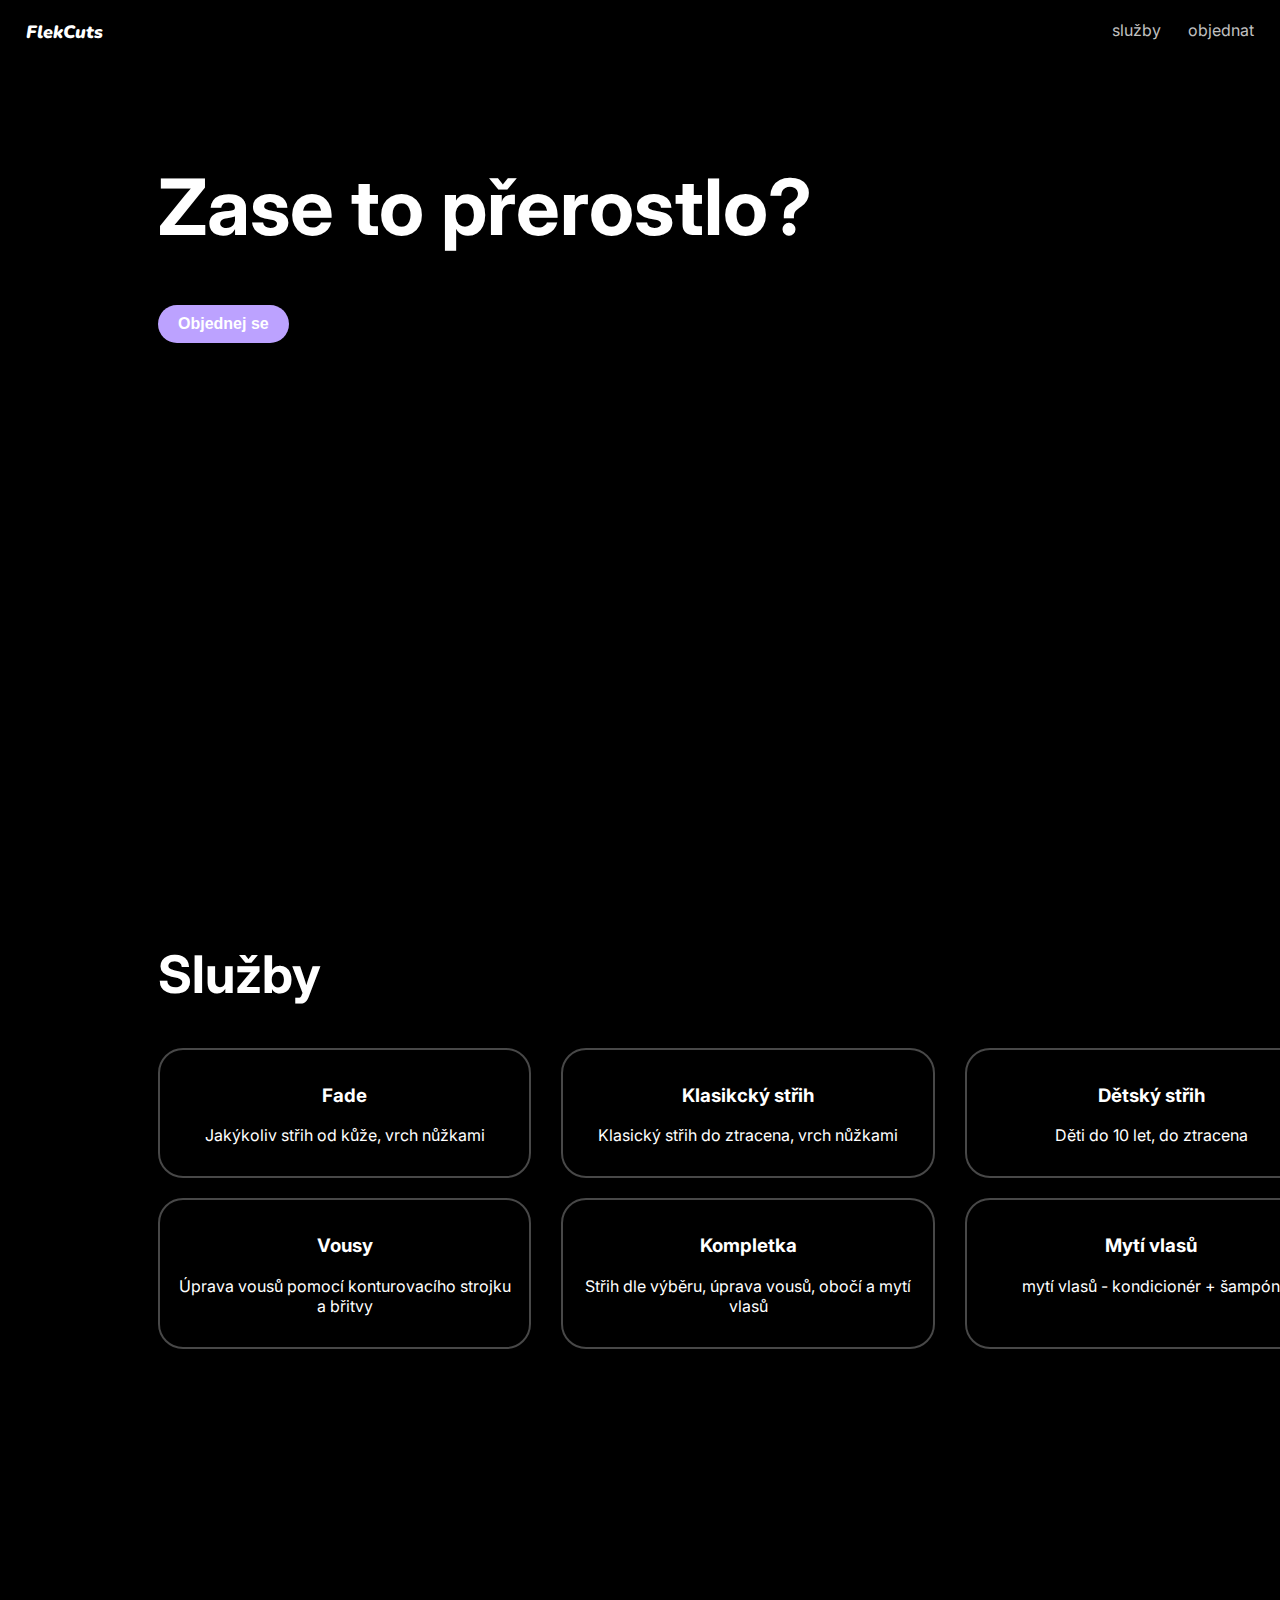
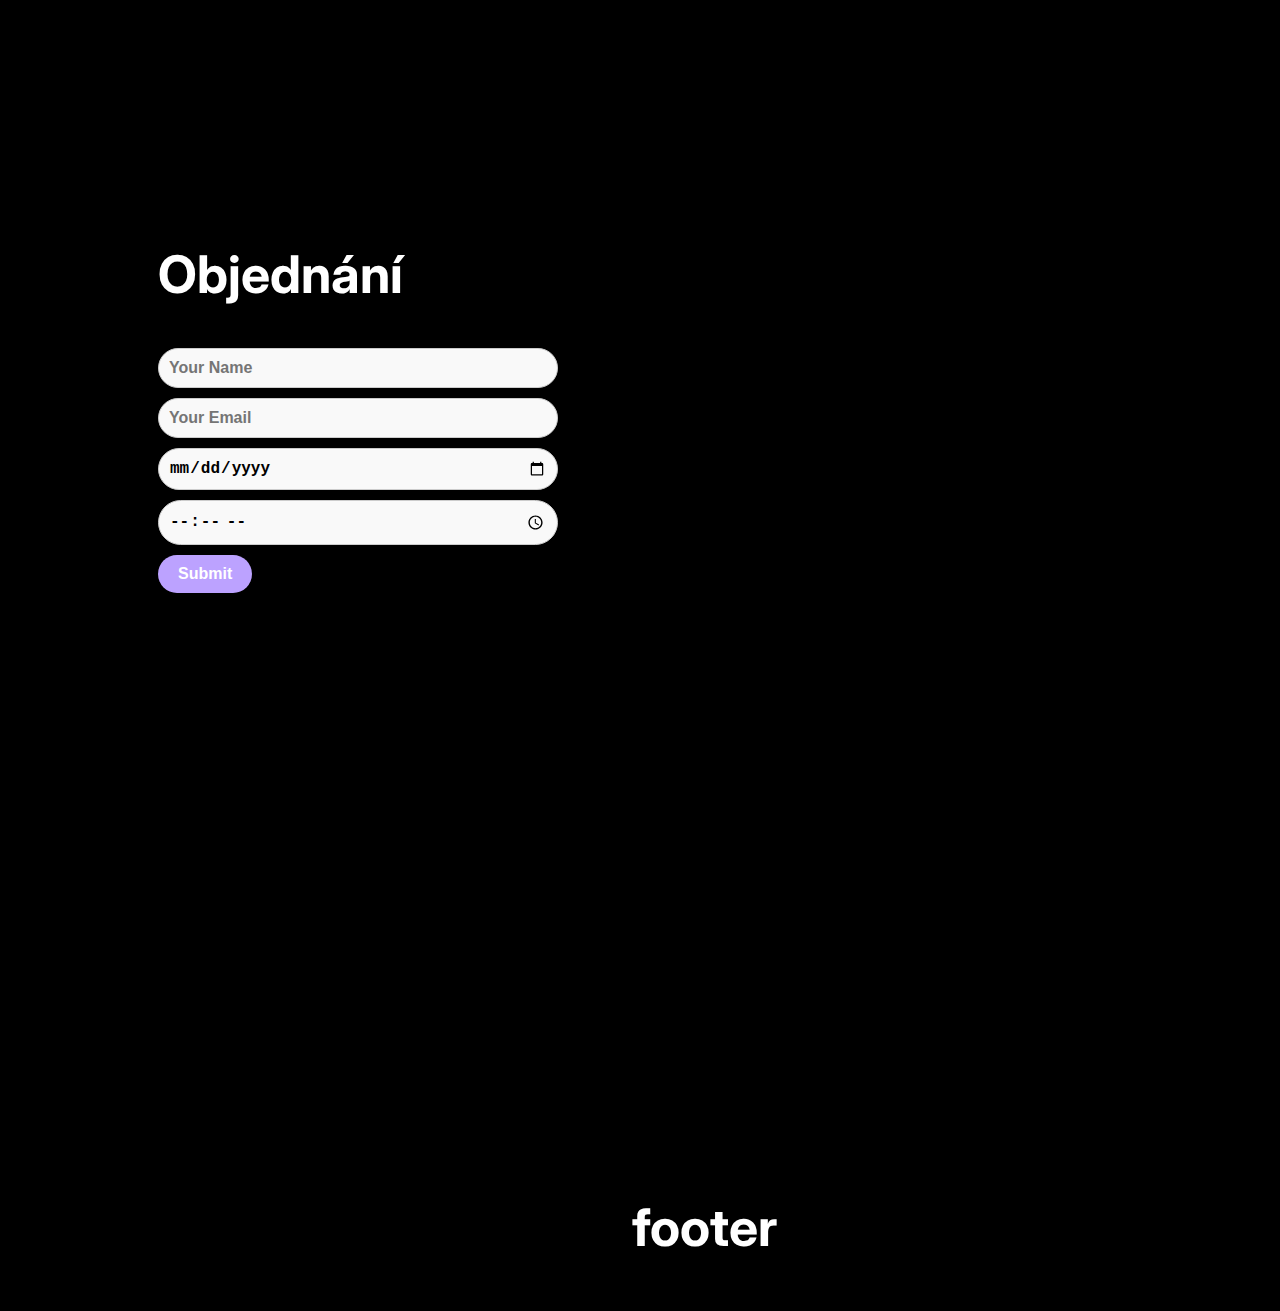
<file: forntend/index.html>
<!--add more pages + enable scrolling through them
TODO:  
    add the content to the footer
    improve the navbar(make it transparent when scrolling down)
    responsive design

 FIXME: 
   TRANSPARENCY OF THE NAVBAR IS NOT WORKING PROPERLY

-->

<!DOCTYPE html>
<html lang="en">
  <head>
    <meta charset="UTF-8" />
    <meta name="viewport" content="width=device-width, initial-scale=1.0" />
    <title>FlekCuts</title>
    <link rel="stylesheet" href="styles.css" />
    <link
      href="https://fonts.googleapis.com/css2?family=Inter&display=swap"
      rel="stylesheet"
    />
    <link
      href="https://fonts.googleapis.com/css2?family=Nunito:ital,wght@1,900&display=swap"
      rel="stylesheet"
    />
  </head>
  <body>
    <nav class="navbar" id="navbar">
      <ul>
        <li><a href="#flekcuts" id="home">FlekCuts</a></li>
        <li><a href="#objednat" class="button">objednat</a></li>
        <li><a href="#services" class="button">služby</a></li>
      </ul>
    </nav>
    <main>
      <section id="flekcuts" class="page-section">
        <aside class="promo">
          <h1>
            Zase to přerostlo? <br />
            <button onclick="location.href='#objednat'" id="purchase">
              Objednej se
            </button>
          </h1>
        </aside>
      </section>
      <section id="services" class="page-section">
        <h2 id="sluzby-subheading">Služby</h2>
        <div class="services-container">
          <div class="service-item">
            <h3>Fade</h3>
            <p>Jakýkoliv střih od kůže, vrch nůžkami</p>
          </div>
          <div class="service-item">
            <h3>Klasikcký střih</h3>
            <p>Klasický střih do ztracena, vrch nůžkami</p>
          </div>
          <div class="service-item">
            <h3>Dětský střih</h3>
            <p>Děti do 10 let, do ztracena</p>
          </div>
          <div class="service-item">
            <h3>Vousy</h3>
            <p>Úprava vousů pomocí konturovacího strojku a břitvy</p>
          </div>
          <div class="service-item">
            <h3>Kompletka</h3>
            <p>Střih dle výběru, úprava vousů, obočí a mytí vlasů</p>
          </div>
          <div class="service-item">
            <h3>Mytí vlasů</h3>
            <p>mytí vlasů - kondicionér + šampón</p>
          </div>
        </div>
      </section>
      <section id="objednat" class="page-section">
        <h2 id="objednani-subheading">Objednání</h2>
        <form action="../backend/book.php" method="POST">
          <input
            type="text"
            name="name"
            placeholder="Your Name"
            required
            class="input-bookin"
          />
          <input
            type="email"
            name="email"
            placeholder="Your Email"
            required
            class="input-bookin"
          />
          <input
            type="date"
            name="date"
            placeholder="Date"
            required
            class="input-bookin"
          />
          <input
            type="time"
            name="time"
            placeholder="Time"
            required
            class="input-bookin"
          />
          <button type="submit" class="button-bookin">Submit</button>
        </form>
      </section>
    </main>
    <footer class="footer">
      <h2>footer</h2>
    </footer>
    <script src="script.js"></script>
  </body>
</html>
</file>
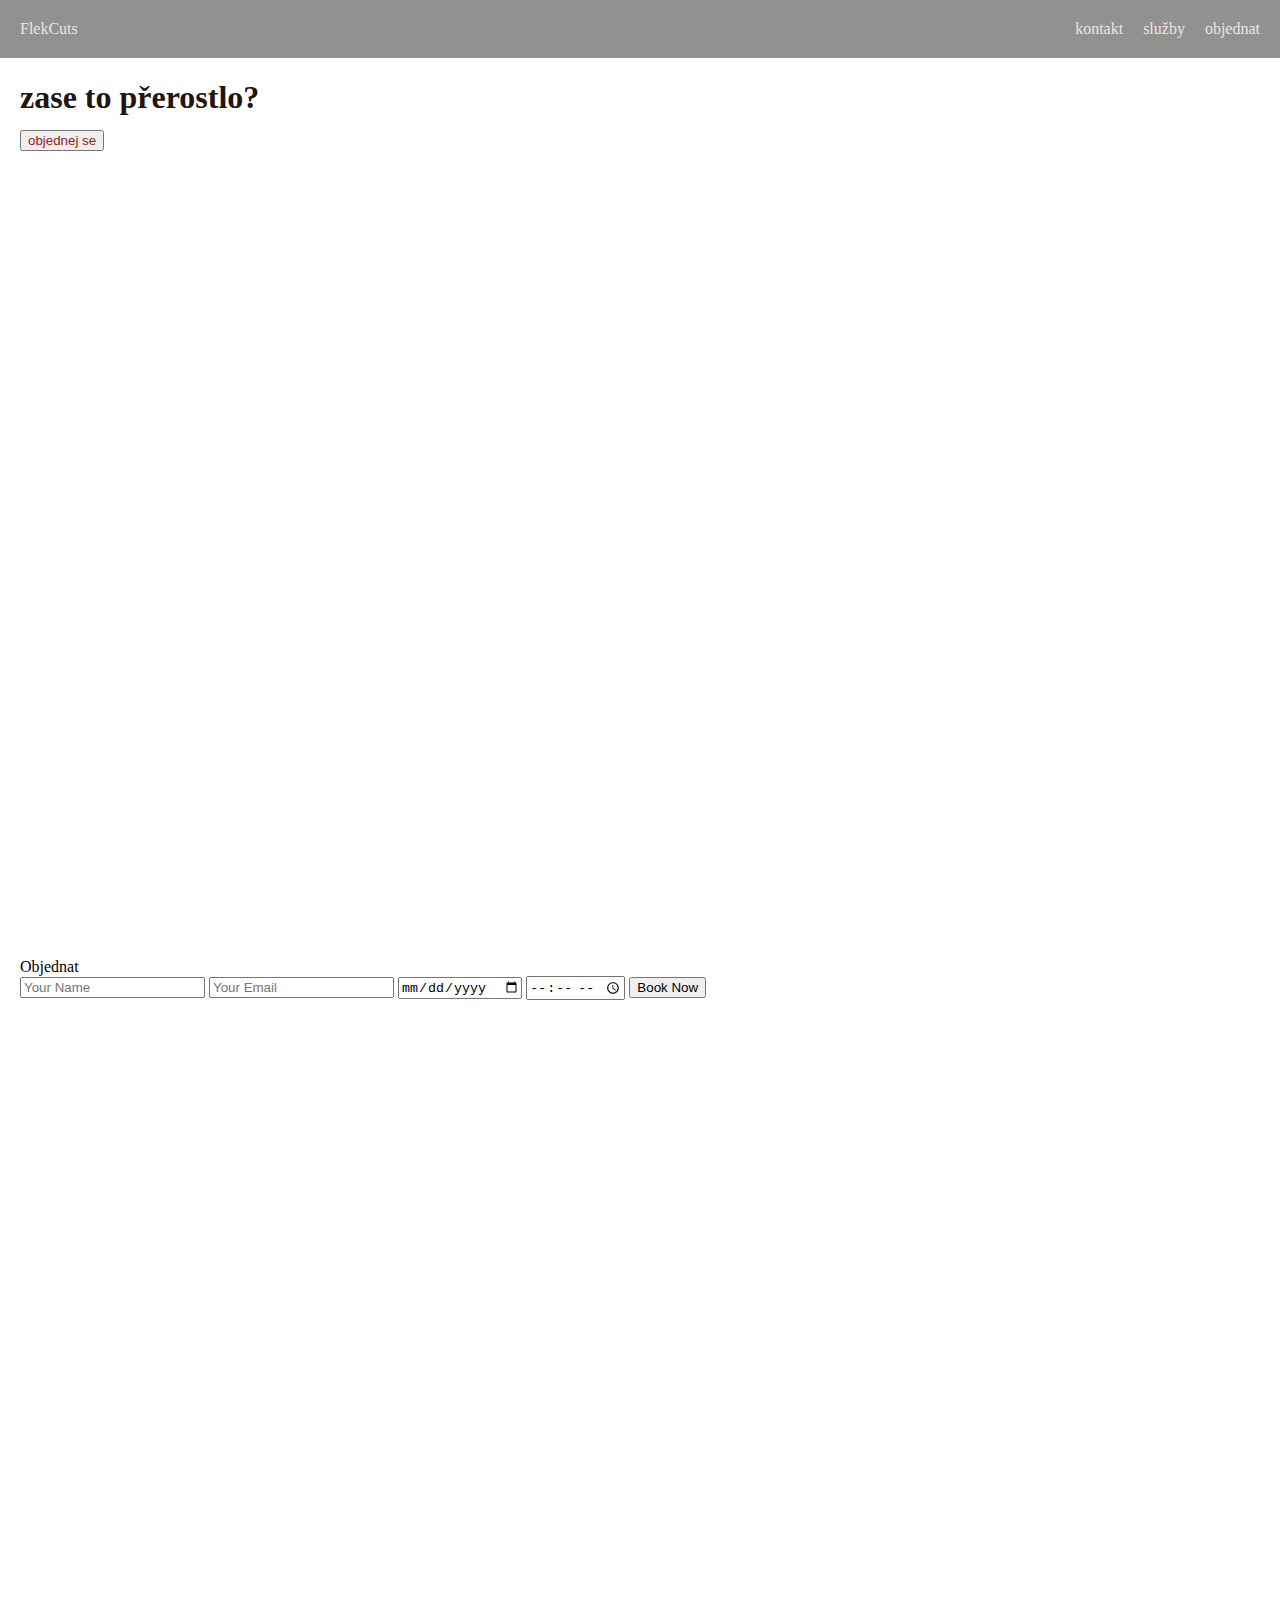
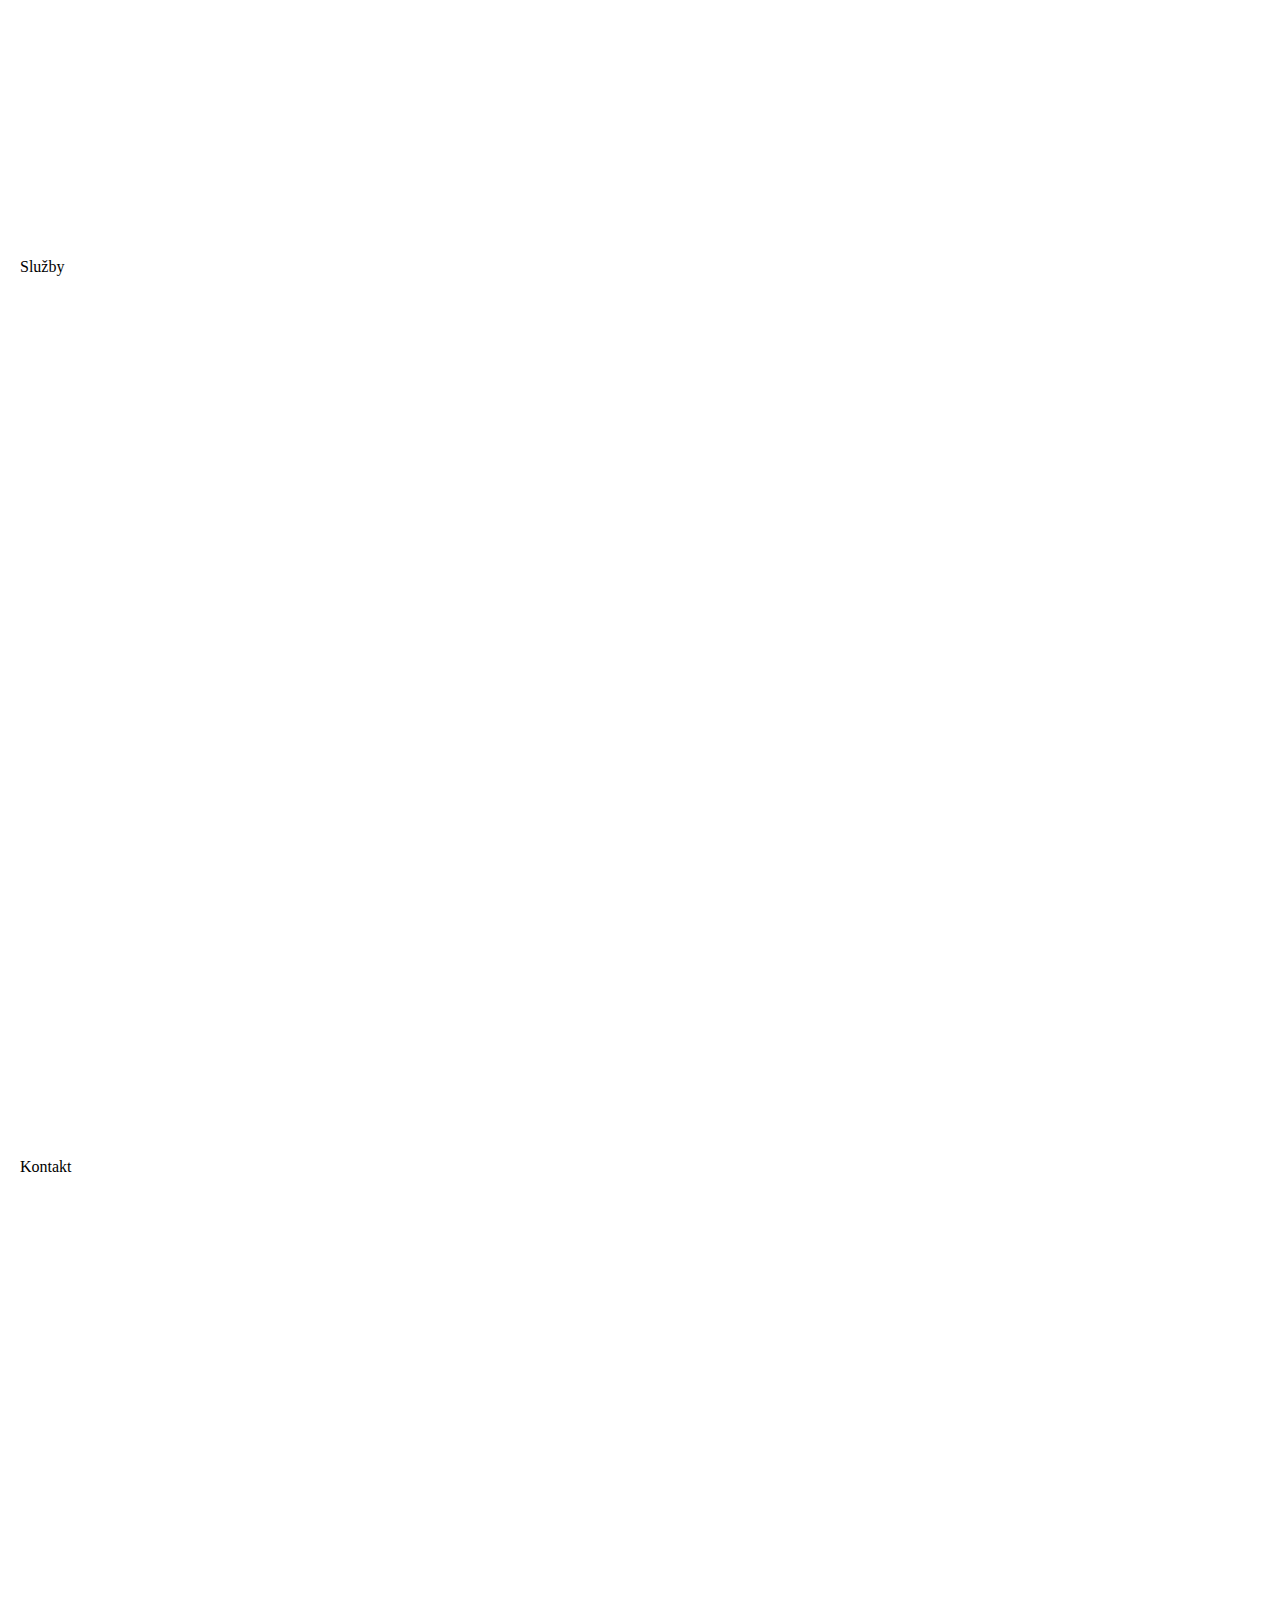
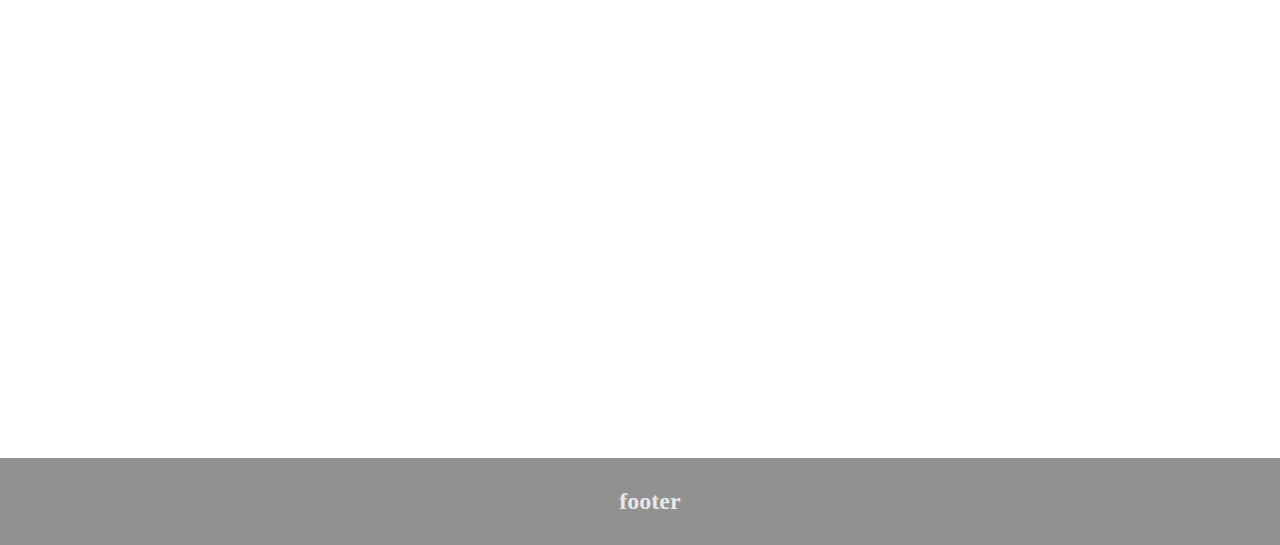
<file: frontend/index.html>
<!--add more pages + enable scrolling through them
TODO:  
    enhance the style of each section 
    add the content to each section
    add the content to the footer
    improve the navbar
    add the content to the promo section
    add pretty colors
    add icons for navbar
    and so on...
-->

<!DOCTYPE html>
<html lang="en">
  <head>
    <meta charset="UTF-8" />
    <meta name="viewport" content="width=device-width, initial-scale=1.0" />
    <title>FlekCuts</title>
    <link rel="stylesheet" href="styles.css" />
  </head>
  <body>
    <nav class="navbar">
      <ul>
        <li><a href="#flekcuts" id="home">FlekCuts</a></li>
        <li><a href="#objednat" class="button">objednat</a></li>
        <li><a href="#sluzby" class="button">služby</a></li>
        <li><a href="#kontakt" class="button">kontakt</a></li>
      </ul>
    </nav>
    <main>
      <section id="flekcuts" class="page-section">
        <aside class="promo">
          <h1>
            zase to přerostlo?<br />

            <button onclick="location.href='#objednat'" id="purchase">
              objednej se
            </button>
          </h1>
        </aside>
      </section>
      <section id="objednat" class="page-section">
        Objednat
        <form action="book.php" method="POST">
          <input type="text" name="name" placeholder="Your Name" required />
          <input type="email" name="email" placeholder="Your Email" required />
          <input type="date" name="date" required />
          <input type="time" name="time" required />
          <button type="submit">Book Now</button>
        </form>
      </section>

      <section id="sluzby" class="page-section">Služby</section>
      <section id="kontakt" class="page-section">Kontakt</section>
    </main>

    <footer class="footer">
      <h2>footer</h2>
    </footer>
    <script src="script.js"></script>
  </body>
</html>
</file>
<file: forntend/styles.css>
@import url("var2.css");

/* desktop 1200 */

body {
  margin: 0;
  background-color: var(--mane-background-color);
  font-family: "Inter", sans-serif;
}
main {
  margin-left: 20px;
  margin-right: 20px;
}

html {
  scroll-behavior: smooth;
  scroll-padding-top: 5rem; /* Adjust to your navbar's height */
}

* {
  box-sizing: border-box;
}

#home {
  float: left;
  font-family: "Nunito", sans-serif;
  font-weight: 900;
  font-style: italic;
  font-size: 1.12rem;
  margin-left: 0.4rem;
  color: var(--logo-text-color);
}

.button {
  float: right;
  text-align: center;
  margin-right: 0.4rem;
}

.navbar {
  background-color: var(--navbar-background-color);
  left: 0;
  right: 0;
  position: fixed;
  top: 0;
  transition: background-color 1s;
  z-index: 10;
  width: 100%;
}

.navbar.transparent {
  background-color: var(--navbar-transparent-background-color) !important;
  backdrop-filter: blur(10px);
  -webkit-backdrop-filter: blur(12px) saturate(180%);
  box-shadow: 0 2px 8px rgba(0, 0, 0, 0.05);
  transition: background-color 0.5s;
}

.navbar ul {
  list-style-type: none;
  color: white;
  padding: 10px;
  margin: 0;
  overflow: hidden;
  z-index: 500;
  top: 0;
  width: 100%;
  height: var(--navbar-height);
  left: 0;
  right: 0;
}

.navbar a {
  display: flex;
  align-items: center;
  justify-content: center;
  color: var(--text-color);
  padding: 10px;
  text-decoration: none;
  text-align: justify;
}

.button:hover {
  color: var(--text-color-hover);
  transition: color 0.3s ease-in-out;
}

.promo {
  background-color: var(--mane-background-color);
  color: var(--mane-text-color);
  padding: px;
  float: left;
  width: 20%;
  font-style: inherit;
}

.footer {
  background-color: var(--footer-background-color);
  color: var(--text-color);
  text-align: center;
  padding: 10px;
  bottom: 0;
  width: 100%;
}

.page-section {
  min-height: 100vh;
  padding: 0 10px;
  scroll-snap-align: start;
  scroll-margin-top: px;
}
#objednani-subheading {
  font-size: calc(var(--font-base-size) * 2);
  color: var(--mane-text-color);
}
#sluzby-subheading {
  font-size: calc(var(--font-base-size) * 2);
  color: var(--mane-text-color);
  margin-left: 0;
}
.services-container {
  display: flex;
  flex-wrap: wrap; /* Allow items to wrap to the next row */
  gap: 20px; /* Add spacing between items */
  justify-content: space-between; /* Distribute items evenly */
  width: 100%;
}

.service-item {
  flex: 1 1 calc(33.33% - 20px); /* Each item takes 1/3 of the row, minus the gap */
  max-width: calc(33.33% - 20px); /* Ensure items don't exceed 1/3 of the row */
  padding: 15px;
  height: auto;
  min-height: 10px;
  max-height: 200px;
  text-align: center;
  border-radius: 25px;
  transition: transform 0.2s ease;
  color: #ffffff;
  border: 2px solid #484848;
}

#services {
  width: 100%;
  max-width: 1200px;
  margin: 0 8rem;
  overflow: hidden;
  height: 100%;
  max-height: 100%;
}

h1 {
  font-size: calc(var(--font-base-size) * 3);
  margin: 10rem 8rem 0 8rem;
  color: var(--mane-text-color);
  white-space: nowrap;
}
#purchase {
  background-color: var(--button-background-color);
  color: var(--button-text-color);
  padding: 10px 20px;
  font-size: 16px;
  font-weight: bold;
  text-align: center;
  text-decoration: none;
  border: none;
  outline: none;
  border-radius: 25px;
  cursor: pointer;
  transition: background-color 0.3s ease, transform 0.2s ease;

  &:hover {
    background-color: var(--button-hover-background-color);
    transform: scale(1.05);
  }

  &:active {
    transform: scale(0.95);
  }
}

h2 {
  font-size: calc(var(--font-base-size) * 2);
  color: var(--mane-text-color);
  margin-left: 8rem;
}

.input-bookin {
  display: block;
  width: 100%;
  max-width: 400px;
  padding: 10px;
  margin: 10px 0;
  margin-left: 8rem;
  border: 1px solid #ccc;
  border-radius: 25px;
  font-size: 1rem;
  background-color: #f9f9f9;
  transition: border-color 0.2s ease, box-shadow 0.2s ease;
  font-weight: bold;

  &:focus {
    border-color: var(--button-background-color);
    box-shadow: 0 0 5px var(--button-background-color);
    outline: none;
  }

  &:hover {
    box-shadow: 0 0 10px var(--button-background-color);
  }
}

.button-bookin {
  display: inline-block;
  background-color: var(--button-background-color);
  color: var(--button-text-color);
  padding: 10px 20px;
  font-size: 16px;
  font-weight: bold;
  text-align: center;
  text-decoration: none;
  border: none;
  outline: none;
  border-radius: 25px;
  cursor: pointer;
  transition: background-color 0.3s ease, transform 0.2s ease;
  margin-left: 8rem;

  &:hover {
    background-color: var(--button-hover-background-color);
    transform: scale(1.05);
  }

  &:active {
    transform: scale(0.95);
  }
}

/* phone 480 */

@media (max-width: 600px) {
  h1 {
    font-size: calc(var(--font-base-size) * 1.5);
    margin: 7rem 4rem 0 0rem;
    white-space: nowrap;
    text-align: center;
  }

  .input-bookin,
  .button-bookin {
    margin-left: 0rem;
    max-width: 90%;
  }

  h2 {
    margin-top: 5rem;
    margin-left: 0rem;
    font-size: var(--font-base-size);
  }

  #sluzby-subheading {
    font-size: var(--font-base-size);
  }

  #services {
    margin: 0 0rem;
  }

  .service-item {
    flex: 1 1 100%;
    max-width: 100%;
  }

  #home {
    margin-left: 0.7rem;
  }
}
</file>
<file: frontend/styles.css>
@import url("var2.css");

body {
    margin: 0;
    background-color: var(--mane-background-color);
}
main {
    margin-left: 20px;
    margin-right: 20px;
}


#home {
    float: left;
}
.button {
  float: right;
  text-align: center;
}
  #purchase {
  text-decoration: none;
  color: var(--purchase-text-color);
  text-align: center;
}


.navbar ul {
  list-style-type: none;
  background-color:var(--navbar-background-color);
  color: white;
  padding: 10px;
  margin: 0;
  overflow: hidden;
}

.navbar a {
  display: block;
  color: var(--text-color);
  padding: 10px;
  text-decoration: none;
  text-align: center;

}

.navbar a:hover {
  color: var(--text-color-hover);
}

.promo {
    background-color: var(--mane-background-color);
    color: var(--mane-text-color);
    padding: px;
    float : left;
    width: 20%;
    font-style: inherit;
}

.footer {
    background-color: var(--footer-background-color);
    color: var(--text-color);
    text-align: center;
    padding: 10px;
    bottom: 0;
    width: 100%;
}

.page-section {
  height: 100vh;
  scroll-snap-align: start;
}

html {
  scroll-behavior: smooth;
}

@media (max-width: 600px) {
    .promo {
        width: 100%;
        margin-bottom: 20px;
    }
}
</file>
